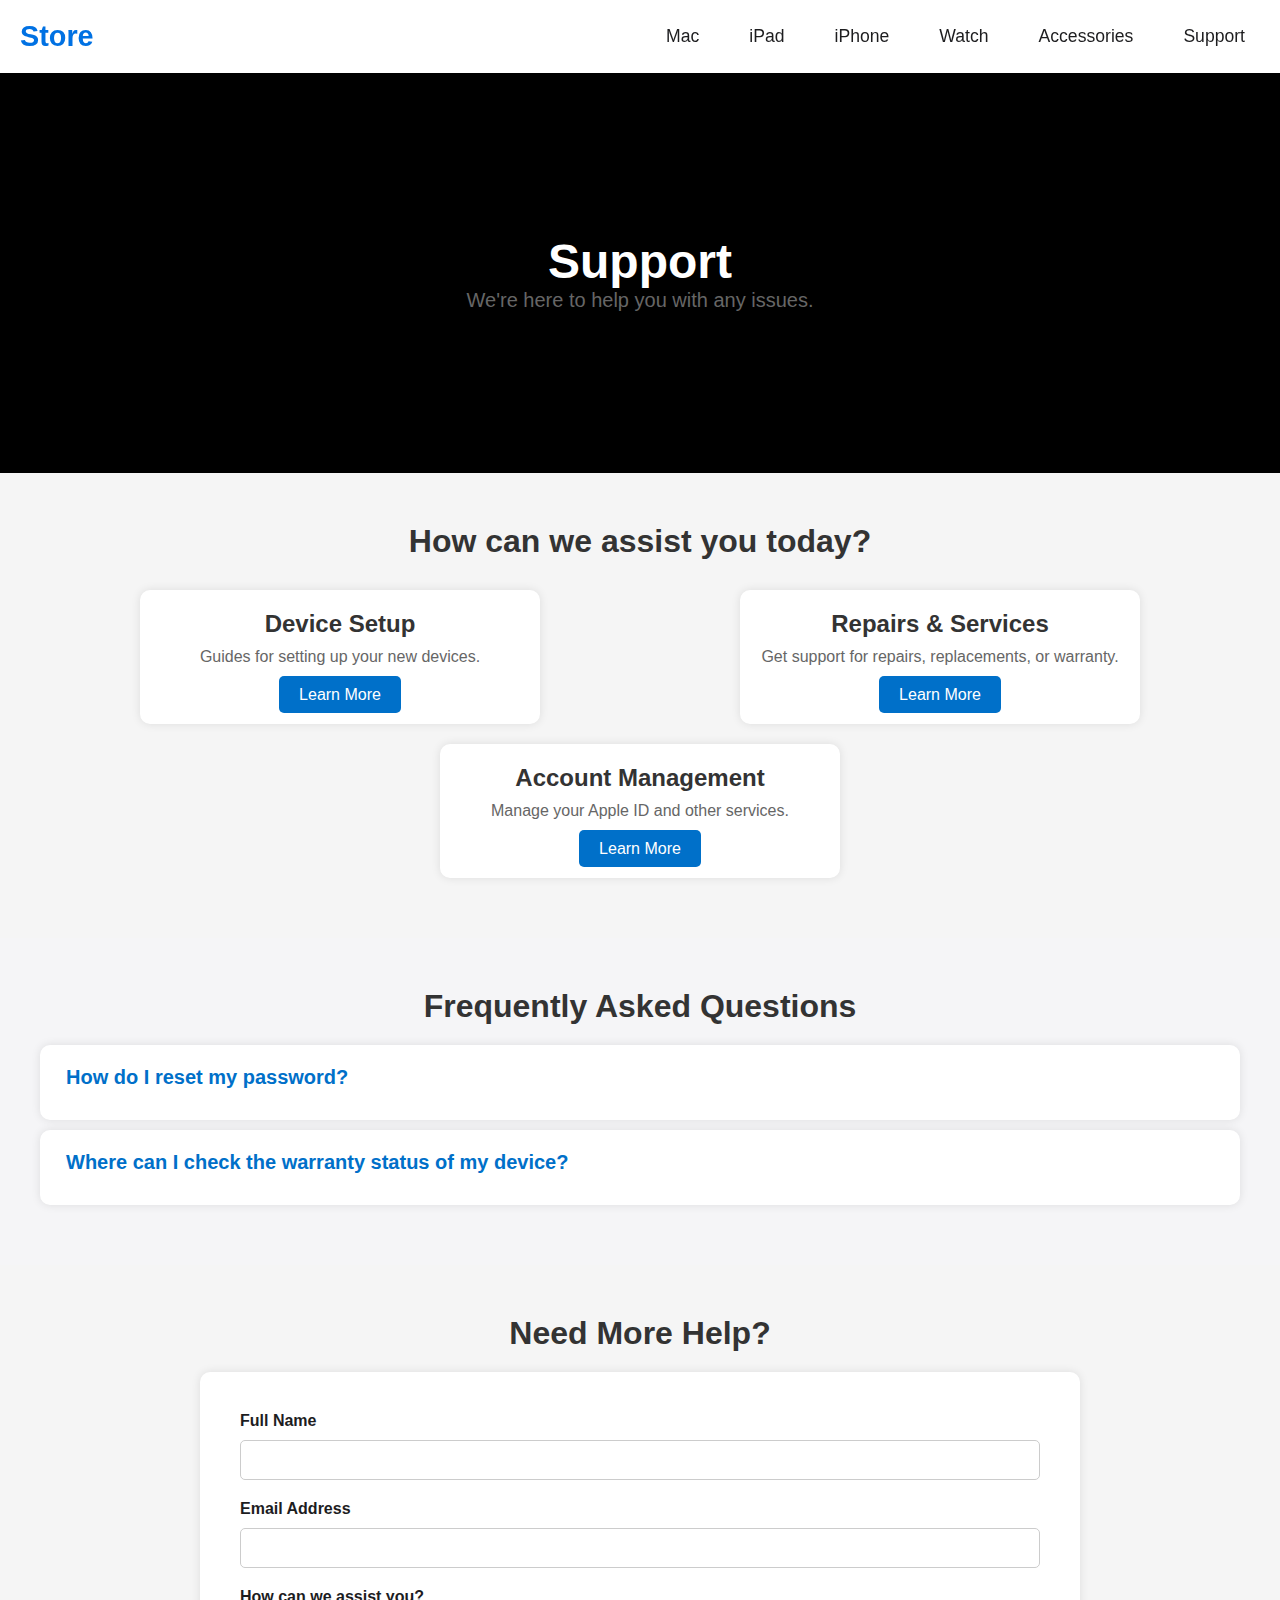
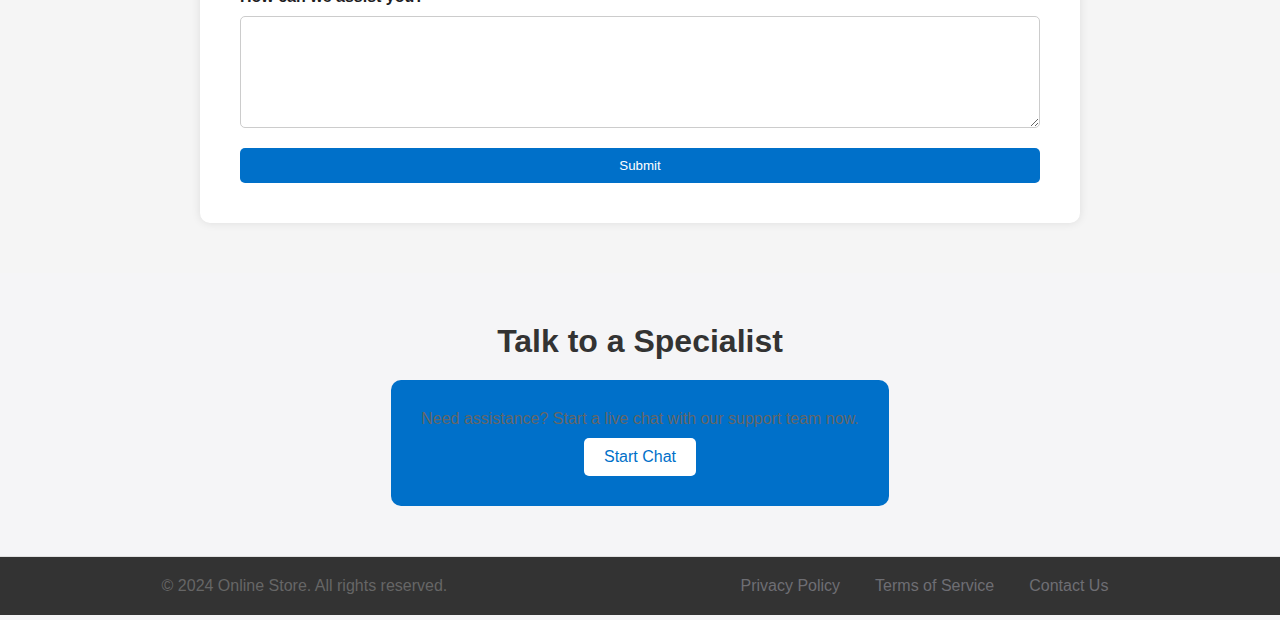
<file: support.html>
<!DOCTYPE html>
<html lang="en">
<head>
    <meta charset="UTF-8">
    <meta name="viewport" content="width=device-width, initial-scale=1.0">
    <meta http-equiv="X-UA-Compatible" content="IE=edge">
    <title>Support - Online Store</title>
    <link rel="stylesheet" href="styles.css">
    <style>
        /* General Styling */
        body {
            font-family: 'Arial', sans-serif;
            margin: 0;
            padding: 0;
        }

        h2 {
            font-size: 2rem;
            text-align: center;
            margin-bottom: 20px;
            color: #333;
        }

        p {
            font-size: 1rem;
            color: #666;
        }

        /* Hero Section */
        .hero {
            position: relative;
            height: 400px;
            display: flex;
            justify-content: center;
            align-items: center;
            overflow: hidden;
        }

        .hero-video {
            width: 100%;
            height: 100%;
            object-fit: cover;
        }

        .overlay-text {
            position: absolute;
            color: white;
            text-align: center;
        }

        .overlay-text h1 {
            font-size: 3rem;
            font-weight: bold;
        }

        .overlay-text p {
            font-size: 1.25rem;
        }

        /* Help Categories Section */
        .help-categories {
            padding: 50px 20px;
            background-color: #f5f5f5;
        }

        .categories-container {
            display: flex;
            justify-content: space-around;
            flex-wrap: wrap;
            max-width: 1200px;
            margin: 0 auto;
        }

        .category {
            background-color: white;
            width: 30%;
            margin: 10px;
            padding: 20px;
            border-radius: 10px;
            box-shadow: 0 0 10px rgba(0, 0, 0, 0.1);
            text-align: center;
            transition: transform 0.3s ease, box-shadow 0.3s ease;
        }

        .category:hover {
            transform: translateY(-5px);
            box-shadow: 0 0 20px rgba(0, 0, 0, 0.15);
        }

        .category h3 {
            font-size: 1.5rem;
            margin-bottom: 10px;
            color: #333;
        }

        .category p {
            font-size: 1rem;
            color: #666;
            margin-bottom: 20px;
        }

        .cta-btn {
            padding: 10px 20px;
            background-color: #0070c9;
            color: white;
            text-decoration: none;
            border-radius: 5px;
            transition: background-color 0.3s ease;
        }

        .cta-btn:hover {
            background-color: #005da0;
        }

        /* FAQ Section */
        .faq-section {
            padding: 50px 20px;
            max-width: 1200px;
            margin: 0 auto;
        }

        .faq-container {
            margin-top: 20px;
        }

        .faq-item {
            background-color: white;
            padding: 20px;
            margin-bottom: 10px;
            border-radius: 10px;
            box-shadow: 0 0 10px rgba(0, 0, 0, 0.1);
        }

        .faq-question {
            width: 100%;
            background: none;
            border: none;
            outline: none;
            font-size: 1.25rem;
            font-weight: bold;
            color: #0070c9;
            cursor: pointer;
            text-align: left;
        }

        .faq-answer {
            max-height: 0;
            overflow: hidden;
            transition: max-height 0.3s ease-out;
            padding-top: 10px;
            font-size: 1rem;
            color: #666;
        }

        .faq-answer.active {
            max-height: 200px;
        }

        /* Help Form Section */
        .help-form {
            padding: 50px 20px;
            background-color: #f5f5f5;
            text-align: center;
        }

        .form-container {
            max-width: 800px;
            margin: 0 auto;
            background-color: white;
            padding: 40px;
            border-radius: 10px;
            box-shadow: 0 0 10px rgba(0, 0, 0, 0.1);
        }

        .form-container form {
            display: flex;
            flex-direction: column;
        }

        .form-container label {
            text-align: left;
            margin-bottom: 10px;
            font-weight: bold;
        }

        .form-container input,
        .form-container textarea {
            padding: 10px;
            margin-bottom: 20px;
            border: 1px solid #ccc;
            border-radius: 5px;
            font-size: 1rem;
        }

        .form-container button {
            padding: 10px 20px;
            background-color: #0070c9;
            color: white;
            border: none;
            border-radius: 5px;
            cursor: pointer;
        }

        .form-container button:hover {
            background-color: #005da0;
        }

        /* Live Chat Section */
        .live-chat {
            padding: 50px 20px;
            text-align: center;
        }

        .chat-widget {
            padding: 30px;
            background-color: #0070c9;
            color: white;
            border-radius: 10px;
            display: inline-block;
        }

        .chat-btn {
            padding: 10px 20px;
            background-color: white;
            color: #0070c9;
            border-radius: 5px;
            text-decoration: none;
            margin-top: 10px;
            display: inline-block;
        }

        .chat-btn:hover {
            background-color: #005da0;
            color: white;
        }

        /* Footer Section */
        footer {
            background-color: #333;
            color: white;
            padding: 20px;
            text-align: center;
        }

        .footer-links a {
            color: white;
            margin: 0 10px;
            text-decoration: none;
        }

        .footer-links a:hover {
            text-decoration: underline;
        }

        /* Responsive */
        @media (max-width: 768px) {
            .categories-container {
                flex-direction: column;
                align-items: center;
            }

            .category {
                width: 80%;
            }

            .faq-answer {
                max-height: none;
            }
        }
    </style>
</head>
<body>
    <!-- Navigation Bar -->
    <header>
        <nav class="navbar" id="navbar">
            <div class="logo">
                <a href="index.html">Store</a>
            </div>
            <ul class="nav-links">
                <li><a href="mac.html">Mac</a></li>
                <li><a href="ipad.html">iPad</a></li>
                <li><a href="iphone.html">iPhone</a></li>
                <li><a href="watch.html">Watch</a></li>
                <li><a href="accessories.html">Accessories</a></li>
                <li><a href="support.html">Support</a></li>
            </ul>
        </nav>
    </header>

    <!-- Hero Section -->
    <section class="hero">
        <video autoplay muted loop class="hero-video">
            <source src="https://www.apple.com/media/us/support/2021/video/2021/support-tpl-hero/large.mp4" type="video/mp4">
            Your browser does not support the video tag.
        </video>
        <div class="overlay-text">
            <h1>Support</h1>
            <p>We're here to help you with any issues.</p>
        </div>
    </section>

    <!-- Help Categories -->
    <section class="help-categories">
        <h2>How can we assist you today?</h2>
        <div class="categories-container">
            <div class="category">
                <h3>Device Setup</h3>
                <p>Guides for setting up your new devices.</p>
                <a href="#" class="cta-btn">Learn More</a>
            </div>
            <div class="category">
                <h3>Repairs & Services</h3>
                <p>Get support for repairs, replacements, or warranty.</p>
                <a href="#" class="cta-btn">Learn More</a>
            </div>
            <div class="category">
                <h3>Account Management</h3>
                <p>Manage your Apple ID and other services.</p>
                <a href="#" class="cta-btn">Learn More</a>
            </div>
        </div>
    </section>

    <!-- FAQ Section -->
    <section class="faq-section">
        <h2>Frequently Asked Questions</h2>
        <div class="faq-container">
            <div class="faq-item">
                <button class="faq-question">How do I reset my password?</button>
                <div class="faq-answer">
                    <p>You can reset your password by going to the Apple ID website and clicking on "Forgot Password".</p>
                </div>
            </div>
            <div class="faq-item">
                <button class="faq-question">Where can I check the warranty status of my device?</button>
                <div class="faq-answer">
                    <p>You can check your warranty status on the Apple Support website under "Check Coverage".</p>
                </div>
            </div>
        </div>
    </section>

    <!-- Help Form -->
    <section class="help-form">
        <h2>Need More Help?</h2>
        <div class="form-container">
            <form action="submit_help_form.php" method="post">
                <label for="name">Full Name</label>
                <input type="text" id="name" name="name" required>

                <label for="email">Email Address</label>
                <input type="email" id="email" name="email" required>

                <label for="message">How can we assist you?</label>
                <textarea id="message" name="message" rows="5" required></textarea>

                <button type="submit">Submit</button>
            </form>
        </div>
    </section>

    <!-- Live Chat Section -->
    <section class="live-chat">
        <h2>Talk to a Specialist</h2>
        <div class="chat-widget">
            <p>Need assistance? Start a live chat with our support team now.</p>
            <a href="#" class="chat-btn">Start Chat</a>
        </div>
    </section>

    <!-- Footer -->
    <footer>
        <p>&copy; 2024 Online Store. All rights reserved.</p>
        <div class="footer-links">
            <a href="#">Privacy Policy</a>
            <a href="#">Terms of Service</a>
            <a href="#">Contact Us</a>
        </div>
    </footer>

    <script>
        // FAQ Toggle
        const faqQuestions = document.querySelectorAll('.faq-question');
        faqQuestions.forEach((question) => {
            question.addEventListener('click', () => {
                const answer = question.nextElementSibling;
                answer.classList.toggle('active');
            });
        });
    </script>
</body>
</html>
</file>
<file: styles.css>
/* General Styles */
body {
    margin: 0;
    padding: 0;
    font-family: -apple-system, BlinkMacSystemFont, "Segoe UI", Roboto, "Helvetica Neue", Arial, sans-serif;
    background-color: #f5f5f7;
    color: #1d1d1f;
    overflow-x: hidden;
}

h1, h2, h3, p {
    margin: 0;
}

a {
    text-decoration: none;
    color: inherit;
}

ul {
    list-style: none;
    padding: 0;
    margin: 0;
}

/* Navigation Bar */
.navbar {
    display: flex;
    justify-content: space-between;
    align-items: center;
    padding: 20px;
    background-color: #fff;
    box-shadow: 0 4px 12px rgba(0, 0, 0, 0.1);
    position: sticky;
    top: 0;
    z-index: 1000;
    transition: background-color 0.3s;
}

.navbar.scrolled {
    background-color: rgba(255, 255, 255, 0.9);
}

.logo a {
    font-size: 1.8rem;
    font-weight: 700;
    color: #0071e3;
}

.nav-links {
    display: flex;
    gap: 20px;
}

.nav-links li a {
    font-size: 1.1rem;
    padding: 10px 15px;
    color: #1d1d1f;
    transition: background 0.3s ease;
}

.nav-links li a:hover {
    background-color: #e5e5e7;
    border-radius: 8px;
}

/* Hero Section Video */
.hero {
    position: relative;
    height: 500px;
    overflow: hidden;
    background: #000;
}

.hero-video {
    width: 100%;
    height: 100%;
    object-fit: cover;
    z-index: -1;
    filter: brightness(50%);
}

.overlay-text {
    position: absolute;
    top: 50%;
    left: 50%;
    transform: translate(-50%, -50%);
    text-align: center;
    color: white;
    background: rgba(0, 0, 0, 0.4);
    padding: 20px;
    border-radius: 10px;
}

.overlay-text h1 {
    font-size: 3.5rem;
    font-weight: 700;
    animation: fadeInUp 1s ease-in-out;
}

.overlay-text p {
    font-size: 1.5rem;
    animation: fadeInUp 1.5s ease-in-out;
}

/* Smooth Scrolling */
html {
    scroll-behavior: smooth;
}

/* Product Section with Hover Effect */
.products {
    padding: 50px 0;
    background-color: #fff;
    display: flex;
    justify-content: space-around;
    flex-wrap: wrap;
}

.product-item {
    width: 30%;
    background: white;
    padding: 20px;
    margin: 15px;
    border-radius: 12px;
    box-shadow: 0 4px 12px rgba(0, 0, 0, 0.1);
    text-align: center;
    transition: transform 0.3s ease, box-shadow 0.3s ease;
}

.product-item:hover {
    transform: translateY(-10px);
    box-shadow: 0 6px 18px rgba(0, 0, 0, 0.2);
}

.product-item img {
    max-width: 100%;
    border-radius: 8px;
}

.product-item h3 {
    font-size: 1.8rem;
    margin: 20px 0;
}

.product-item p {
    font-size: 1rem;
    margin-bottom: 20px;
    color: #6e6e73;
}

.product-item .cta-btn {
    background-color: #0071e3;
    color: white;
    padding: 12px;
    border-radius: 8px;
    display: inline-block;
    font-size: 1.1rem;
    text-transform: uppercase;
    transition: background-color 0.3s ease;
}

.product-item .cta-btn:hover {
    background-color: #005bb5;
}

/* Responsive Design */
@media (max-width: 1024px) {
    .product-item {
        width: 45%;
    }
}

@media (max-width: 768px) {
    .product-item {
        width: 100%;
    }

    .hero-video {
        height: 400px;
    }

    .overlay-text h1 {
        font-size: 2.5rem;
    }
}

/* Form Section Improvements */
.help-form {
    padding: 80px 10%;
    background-color: #f5f5f7;
}

.form-container {
    max-width: 600px;
    margin: 0 auto;
    background-color: white;
    padding: 40px;
    border-radius: 12px;
    box-shadow: 0 4px 16px rgba(0, 0, 0, 0.05);
    animation: fadeInUp 0.5s ease-in-out;
}

/* Footer Styling */
footer {
    display: flex;
    justify-content: space-around;
    flex-wrap: wrap;
    padding: 60px;
    background-color: #f5f5f7;
    border-top: 1px solid #e0e0e0;
    font-size: 0.9rem;
}

footer .footer-links {
    display: flex;
    gap: 15px;
}

footer .footer-links a {
    color: #6e6e73;
    font-size: 1rem;
}

footer .legal {
    text-align: center;
    margin-top: 20px;
}

/* Animations */
@keyframes fadeInUp {
    from {
        opacity: 0;
        transform: translateY(50px);
    }
    to {
        opacity: 1;
        transform: translateY(0);
    }
}
</file>
